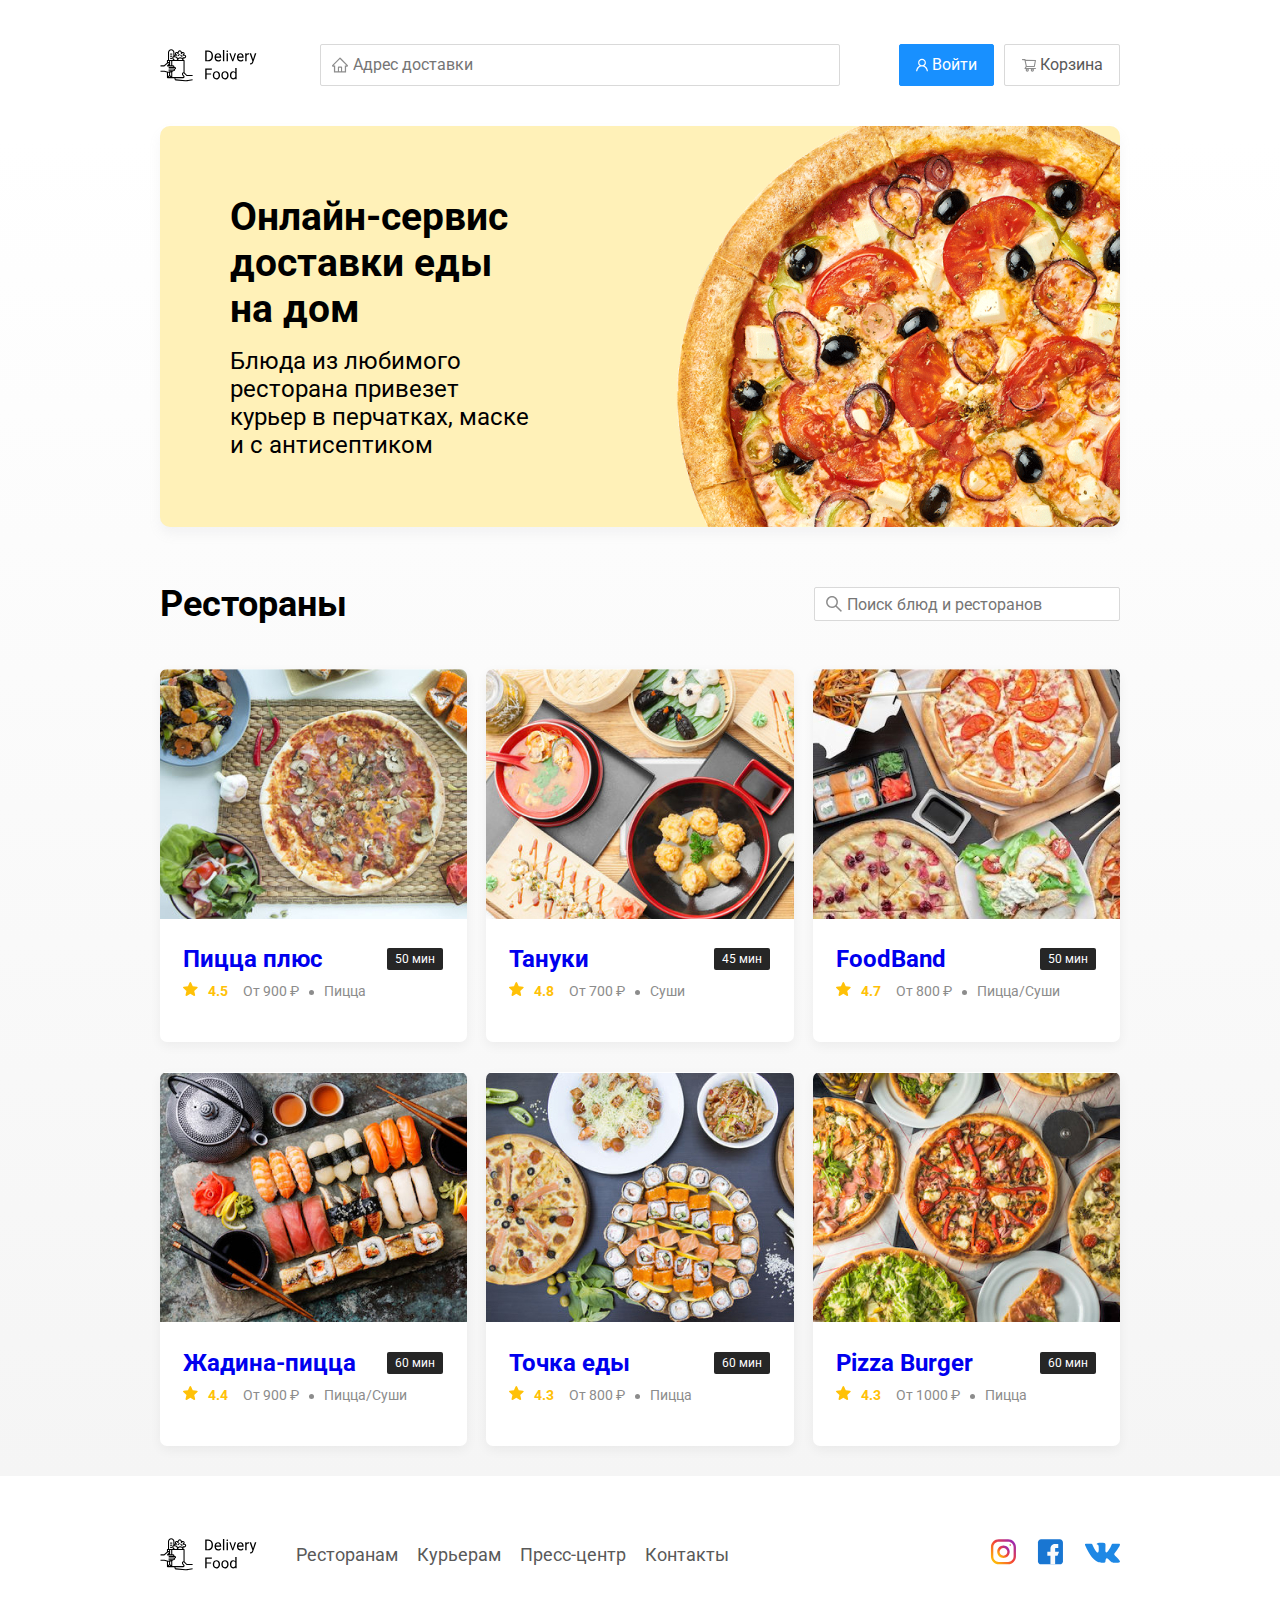
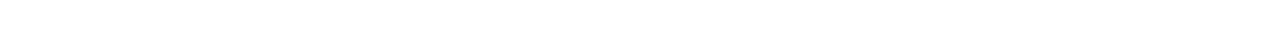
<file: index.html>
<!doctype html>
<html lang="ru">
<head>
    <meta charset="UTF-8">
    <meta name="viewport"
          content="width=device-width, user-scalable=no, initial-scale=1.0, maximum-scale=1.0, minimum-scale=1.0">
    <meta http-equiv="X-UA-Compatible" content="ie=edge">
    <title>Delivery Food - доставка еды на дом.</title>
    <link href="https://fonts.googleapis.com/css2?family=Roboto:wght@400;700&display=swap" rel="stylesheet">
    <link rel="stylesheet" href="css/normalize.css"/>
    <link rel="stylesheet" href="css/style.css"/>
</head>
<body>
<div class="container">
    <header class="header">
        <img src="img/logo.svg" alt="logo" class="logo">
        <input type="text" class="input input-address" placeholder="Адрес доставки">
        <div class="buttons">
            <button class="button button-primary">
                <img src="img/user.svg" alt="user" class="button-icon">
                <span class="button-text">Войти</span>
            </button>
            <button class="button">
                <img src="img/shopping-cart.svg" alt="shopping-cart" class="button-icon">
                <span class="button-text">Корзина</span>
            </button>
        </div>
    </header>
</div>

<main class="main">
    <div class="container">
        <section class="promo">
            <h1 class="promo-title">Онлайн-сервис <br/>доставки еды на дом</h1>
            <p class="promo-text">
                Блюда из любимого ресторана привезет курьер в перчатках, маске и с антисептиком
            </p>
        </section>

        <section class="restaurants">
            <div class="section-heading">
                <h2 class="section-title">Рестораны</h2>
                <input type="text" class="input input-search" placeholder="Поиск блюд и ресторанов">
            </div>
            <div class="cards">
                <a href="restaurant.html" class="card">
                    <img src="img/image1.jpg" alt="image" class="card-image">
                    <div class="card-text">
                        <div class="card-heading">
                            <h3 class="card-title">Пицца плюс</h3>
                            <span class="card-tag tag">50 мин</span>
                        </div>
                        <div class="card-info">
                            <div class="rating">
                                <img src="img/rating.svg" alt="rating" class="rating-star">
                                4.5
                            </div>
                            <div class="price">От 900 ₽</div>
                            <div class="category">Пицца</div>
                        </div>
                    </div>
                </a>

                <a href="restaurant.html" class="card">
                    <img src="img/image2.jpg" alt="image" class="card-image">
                    <div class="card-text">
                        <div class="card-heading">
                            <h3 class="card-title">Тануки</h3>
                            <span class="card-tag tag">45 мин</span>
                        </div>
                        <div class="card-info">
                            <div class="rating">
                                <img src="img/rating.svg" alt="rating" class="rating-star">
                                4.8
                            </div>
                            <div class="price">От 700 ₽</div>
                            <div class="category">Суши</div>
                        </div>
                    </div>
                </a>

                <a href="restaurant.html" class="card">
                    <img src="img/image3.jpg" alt="image" class="card-image">
                    <div class="card-text">
                        <div class="card-heading">
                            <h3 class="card-title">FoodBand</h3>
                            <span class="card-tag tag">50 мин</span>
                        </div>
                        <div class="card-info">
                            <div class="rating">
                                <img src="img/rating.svg" alt="rating" class="rating-star">
                                4.7
                            </div>
                            <div class="price">От 800 ₽</div>
                            <div class="category">Пицца/Суши</div>
                        </div>
                    </div>
                </a>

                <a href="restaurant.html" class="card">
                    <img src="img/image4.jpg" alt="image" class="card-image">
                    <div class="card-text">
                        <div class="card-heading">
                            <h3 class="card-title">Жадина-пицца</h3>
                            <span class="card-tag tag">60 мин</span>
                        </div>
                        <div class="card-info">
                            <div class="rating">
                                <img src="img/rating.svg" alt="rating" class="rating-star">
                                4.4
                            </div>
                            <div class="price">От 900 ₽</div>
                            <div class="category">Пицца/Суши</div>
                        </div>
                    </div>
                </a>

                <a href="restaurant.html" class="card">
                    <img src="img/image5.jpg" alt="image" class="card-image">
                    <div class="card-text">
                        <div class="card-heading">
                            <h3 class="card-title">Точка еды</h3>
                            <span class="card-tag tag">60 мин</span>
                        </div>
                        <div class="card-info">
                            <div class="rating">
                                <img src="img/rating.svg" alt="rating" class="rating-star">
                                4.3
                            </div>
                            <div class="price">От 800 ₽</div>
                            <div class="category">Пицца</div>
                        </div>
                    </div>
                </a>

                <a href="restaurant.html" class="card">
                    <img src="img/image6.jpg" alt="image" class="card-image">
                    <div class="card-text">
                        <div class="card-heading">
                            <h3 class="card-title">Pizza Burger</h3>
                            <span class="card-tag tag">60 мин</span>
                        </div>
                        <div class="card-info">
                            <div class="rating">
                                <img src="img/rating.svg" alt="rating" class="rating-star">
                                4.3
                            </div>
                            <div class="price">От 1000 ₽</div>
                            <div class="category">Пицца</div>
                        </div>
                    </div>
                </a>
            </div>
        </section>
    </div>
</main>

<footer class="footer">
    <div class="container">
        <div class="footer-block">
            <img src="img/logo.svg" alt="logo" class="logo footer-logo">
            <nav class="footer-nav">
                <a href="#" class="footer-link">Ресторанам</a>
                <a href="#" class="footer-link">Курьерам</a>
                <a href="#" class="footer-link">Пресс-центр</a>
                <a href="#" class="footer-link">Контакты</a>
            </nav>
            <div class="social-links">
                <a href="#" class="social-link"><img src="img/instagram.svg" alt="instagram"></a>
                <a href="#" class="social-link"><img src="img/facebook.svg" alt="facebook"></a>
                <a href="#" class="social-link"><img src="img/vk.svg" alt="VK"></a>
            </div>
        </div>
    </div>
</footer>
</body>
</html>
</file>
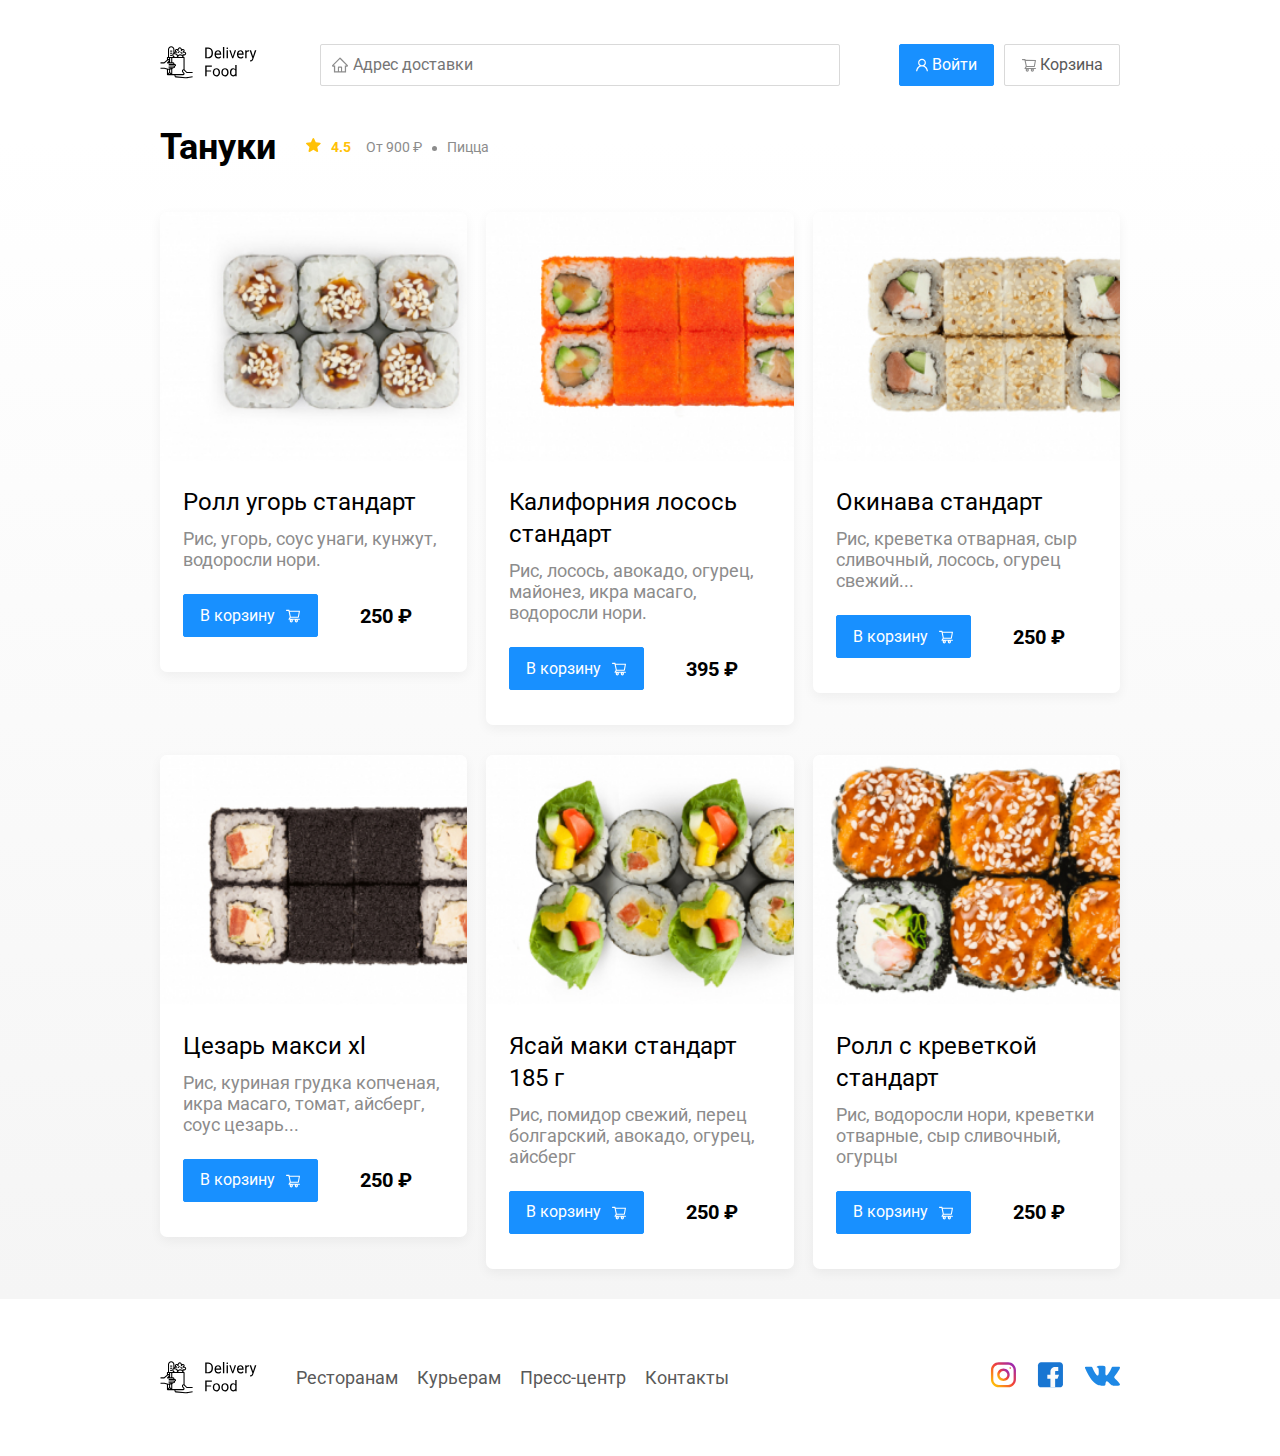
<file: restaurant.html>
<!doctype html>
<html lang="ru">
<head>
    <meta charset="UTF-8">
    <meta name="viewport"
          content="width=device-width, user-scalable=no, initial-scale=1.0, maximum-scale=1.0, minimum-scale=1.0">
    <meta http-equiv="X-UA-Compatible" content="ie=edge">
    <title>Тануки - доставка еды на дом.</title>
    <link href="https://fonts.googleapis.com/css2?family=Roboto:wght@400;700&display=swap" rel="stylesheet">
    <link rel="stylesheet" href="css/normalize.css"/>
    <link rel="stylesheet" href="css/style.css"/>
</head>
<body>
<div class="container">
    <header class="header">
        <a href="index.html" class="logo">
            <img src="img/logo.svg" alt="logo" class="logo">
        </a>
        <input type="text" class="input input-address" placeholder="Адрес доставки">
        <div class="buttons">
            <button class="button button-primary">
                <img src="img/user.svg" alt="user" class="button-icon">
                <span class="button-text">Войти</span>
            </button>
            <button class="button">
                <img src="img/shopping-cart.svg" alt="shopping-cart" class="button-icon">
                <span class="button-text">Корзина</span>
            </button>
        </div>
    </header>
</div>

<main class="main">
    <div class="container">
        <section class="restaurants">
            <div class="section-heading">
                <h2 class="section-title">Тануки</h2>
                <div class="card-info">
                    <div class="rating">
                        <img src="img/rating.svg" alt="rating" class="rating-star">
                        4.5
                    </div>
                    <div class="price">От 900 ₽</div>
                    <div class="category">Пицца</div>
                </div>
            </div>
            <div class="cards">
                <div class="card">
                    <img src="img/food1.jpg" alt="image" class="card-image">
                    <div class="card-text">
                        <div class="card-heading">
                            <h3 class="card-title card-title-reg">Ролл угорь стандарт</h3>
                        </div>
                        <div class="card-info">
                            <div class="ingredients">
                                Рис, угорь, соус унаги, кунжут, водоросли нори.
                            </div>
                        </div>
                        <div class="card-buttons">
                            <button class="button button-primary">
                                <span class="button-card-text">В корзину</span>
                                <img src="img/shopping-cart-white.svg" alt="shopping-cart" class="button-card-image">
                            </button>
                            <strong class="card-price-bold">250 ₽</strong>
                        </div>
                    </div>
                </div>

                <div class="card">
                    <img src="img/food2.jpg" alt="image" class="card-image">
                    <div class="card-text">
                        <div class="card-heading">
                            <h3 class="card-title card-title-reg">Калифорния лосось стандарт</h3>
                        </div>
                        <div class="card-info">
                            <div class="ingredients">
                                Рис, лосось, авокадо, огурец, майонез, икра масаго, водоросли нори.
                            </div>
                        </div>
                        <div class="card-buttons">
                            <button class="button button-primary">
                                <span class="button-card-text">В корзину</span>
                                <img src="img/shopping-cart-white.svg" alt="shopping-cart" class="button-card-image">
                            </button>
                            <strong class="card-price-bold">395 ₽</strong>
                        </div>
                    </div>
                </div>

                <div class="card">
                    <img src="img/food3.jpg" alt="image" class="card-image">
                    <div class="card-text">
                        <div class="card-heading">
                            <h3 class="card-title card-title-reg">Окинава стандарт</h3>
                        </div>
                        <div class="card-info">
                            <div class="ingredients">
                                Рис, креветка отварная, сыр сливочный, лосось, огурец свежий...
                            </div>
                        </div>
                        <div class="card-buttons">
                            <button class="button button-primary">
                                <span class="button-card-text">В корзину</span>
                                <img src="img/shopping-cart-white.svg" alt="shopping-cart" class="button-card-image">
                            </button>
                            <strong class="card-price-bold">250 ₽</strong>
                        </div>
                    </div>
                </div>

                <div class="card">
                    <img src="img/food4.jpg" alt="image" class="card-image">
                    <div class="card-text">
                        <div class="card-heading">
                            <h3 class="card-title card-title-reg">Цезарь макси xl</h3>
                        </div>
                        <div class="card-info">
                            <div class="ingredients">
                                Рис, куриная грудка копченая, икра масаго, томат, айсберг, соус цезарь...
                            </div>
                        </div>
                        <div class="card-buttons">
                            <button class="button button-primary">
                                <span class="button-card-text">В корзину</span>
                                <img src="img/shopping-cart-white.svg" alt="shopping-cart" class="button-card-image">
                            </button>
                            <strong class="card-price-bold">250 ₽</strong>
                        </div>
                    </div>
                </div>

                <div class="card">
                    <img src="img/food5.jpg" alt="image" class="card-image">
                    <div class="card-text">
                        <div class="card-heading">
                            <h3 class="card-title card-title-reg">Ясай маки стандарт 185 г</h3>
                        </div>
                        <div class="card-info">
                            <div class="ingredients">
                                Рис, помидор свежий, перец болгарский, авокадо, огурец, айсберг
                            </div>
                        </div>
                        <div class="card-buttons">
                            <button class="button button-primary">
                                <span class="button-card-text">В корзину</span>
                                <img src="img/shopping-cart-white.svg" alt="shopping-cart" class="button-card-image">
                            </button>
                            <strong class="card-price-bold">250 ₽</strong>
                        </div>
                    </div>
                </div>

                <div class="card">
                    <img src="img/food6.jpg" alt="image" class="card-image">
                    <div class="card-text">
                        <div class="card-heading">
                            <h3 class="card-title card-title-reg">Ролл с креветкой стандарт</h3>
                        </div>
                        <div class="card-info">
                            <div class="ingredients">
                                Рис, водоросли нори, креветки отварные, сыр сливочный, огурцы
                            </div>
                        </div>
                        <div class="card-buttons">
                            <button class="button button-primary">
                                <span class="button-card-text">В корзину</span>
                                <img src="img/shopping-cart-white.svg" alt="shopping-cart" class="button-card-image">
                            </button>
                            <strong class="card-price-bold">250 ₽</strong>
                        </div>
                    </div>
                </div>
            </div>
        </section>
    </div>
</main>

<footer class="footer">
    <div class="container">
        <div class="footer-block">
            <img src="img/logo.svg" alt="logo" class="logo footer-logo">
            <nav class="footer-nav">
                <a href="#" class="footer-link">Ресторанам</a>
                <a href="#" class="footer-link">Курьерам</a>
                <a href="#" class="footer-link">Пресс-центр</a>
                <a href="#" class="footer-link">Контакты</a>
            </nav>
            <div class="social-links">
                <a href="#" class="social-link"><img src="img/instagram.svg" alt="instagram"></a>
                <a href="#" class="social-link"><img src="img/facebook.svg" alt="facebook"></a>
                <a href="#" class="social-link"><img src="img/vk.svg" alt="VK"></a>
            </div>
        </div>
    </div>
</footer>
</body>
</html>
</file>
<file: css/style.css>
* {
    box-sizing: border-box;
}

body {
    font-family: 'Roboto', sans-serif;
    padding-top: 44px;
}

.container {
    max-width: 1200px;
    margin: auto;
}

.header {
    display: flex;
    align-items: center;
    justify-content: space-between;
    margin-bottom: 40px;
}

.input {
    background: #FFFFFF no-repeat left 10px center;
    border: 1px solid #D9D9D9;
    border-radius: 2px;
    background-size: 18px;
    font-size: 16px;
    line-height: 24px;
    padding-left: 32px;
    padding-right: 12px;
}

.input-address {
    flex: 0.8;
    background-image: url(../img/home.svg);
    padding-top: 8px;
    padding-bottom: 8px;
}

.input-search {
    margin-left: auto;
    width: 306px;
    height: 34px;
    background-image: url(../img/search.svg);
    padding-top: 5px;
    padding-bottom: 5px;
}

.buttons {
    display: flex;
    align-items: center;
}

.button {
    display: flex;
    align-items: center;
    padding: 8px 16px;
    background: #FFFFFF;
    border: 1px solid #D9D9D9;
    box-shadow: 0 0 2px rgba(0, 0, 0, 0.0015);
    border-radius: 2px;
    color: #595959;
    font-size: 16px;
    line-height: 24px;
}

.button-primary {
    background: #1890FF;
    border: 1px solid #1890FF;
    color: #FFFFFF;
    margin-right: 10px;
}

.button-icon {
    margin-right: 4px;
}

.button-card-text {
    margin-right: 10px;
}

.promo {
    box-shadow: 0 7px 12px rgba(158, 158, 163, 0.1);
    background: #FFF1B8 url(../img/promo-image.jpeg) no-repeat top -100px right -300px / 1000px;
    border-radius: 10px;
    padding: 68px 590px 68px 70px;
    margin-bottom: 56px;
}

.promo-title {
    margin: 0;
    font-size: 39px;
    line-height: 46px;
}

.promo-text {
    margin: 15px 0 0 0;
    font-size: 24px;
    line-height: 28px;
}

.main {
    background: linear-gradient(180deg, rgba(245, 245, 245, 0) 1.04%, #F5F5F5 100%);
}

.section-heading {
    display: flex;
    align-items: center;
    margin-bottom: 44px;
}

.section-title {
    font-style: normal;
    font-weight: bold;
    font-size: 36px;
    line-height: 42px;
    margin: 0 30px 0 0;
}

.cards {
    display: flex;
    align-items: flex-start;
    justify-content: space-between;
    flex-wrap: wrap;
}

.card {
    background: #FFFFFF;
    box-shadow: 0 4px 12px rgba(0, 0, 0, 0.05);
    border-radius: 7px;
    overflow: hidden;
    margin-bottom: 30px;
    flex-basis: 32%;
    text-decoration: none;
}

.card-image {
    width: 384px;
    height: 250px;
    object-fit: cover;
}

.card-text {
    padding: 20px 24px 35px 23px;
}

.card-heading {
    display: flex;
    align-items: center;
    justify-content: space-between;
}

.card-title {
    margin: 0;
    font-size: 24px;
    line-height: 32px;
}

.card-title-reg {
    font-weight: 400;
}

.card-tag {
    padding: 1px 8px;
    background: #262626;
    border-radius: 2px;
    color: #FFFFFF;
    font-style: normal;
    font-weight: normal;
    font-size: 12px;
    line-height: 20px;
}

.card-info {
    display: flex;
    align-items: center;
    flex-wrap: wrap;
}

.card-buttons {
    display: flex;
    align-items: center;
    margin-top: 24px;
}

.card-price-bold {
    margin-left: 32px;
    font-size: 20px;
    line-height: 32px;
}

.rating {
    margin-right: 26px;
    color: #FFC107;
    font-style: normal;
    font-weight: bold;
    font-size: 18px;
    line-height: 32px;
}

.rating-star {
    margin-right: 7px;
    color: #FFC107;
}

.price, .category {
    color: #8C8C8C;
    font-style: normal;
    font-weight: normal;
    font-size: 18px;
    line-height: 32px;
}

.price {
    margin-right: 10px;
}

.ingredients {
    margin-top: 10px;
    color: #8C8C8C;
    font-size: 18px;
    line-height: 21px;
}

.category {
    text-overflow: ellipsis;
    overflow: hidden;
    white-space: nowrap;
    max-width: 150px;
}

.price:after {
    content: "";
    width: 5px;
    height: 5px;
    background-color: #8C8C8C;
    display: inline-block;
    vertical-align: middle;
    border-radius: 50%;
    margin-left: 10px;
}

.footer {
    padding: 60px 0;
}

.footer-block {
    display: flex;
    align-items: center;
    justify-content: space-between;
}

.footer-nav {
    margin-right: auto;
    margin-left: 35px;
}

.footer-link {
    display: inline-block;
    color: #595959;
    text-decoration: none;
    font-style: normal;
    font-weight: normal;
    font-size: 18px;
    line-height: 21px;
}

.footer-link:not(:last-child) {
    margin-right: 15px;
}

.social-links {
    display: flex;
    align-items: center;
}

.social-link:not(:last-child) {
    margin-right: 21px;
}

@media (max-width: 1366px) {
    .container {
        max-width: 960px;
    }

    .promo {
        background-size: 900px;
        background-position: right -300px top -30px;
    }

    .rating {
        margin-right: 15px;
        font-size: 14px;
    }

    .category, .price {
        font-size: 14px;
    }
}

@media (max-width: 992px) {
    .container {
        max-width: 750px;
    }

    .promo {
        padding: 50px;
        background-size: 500px;
        background-position: center right -200px;
    }

    .promo-text {
        font-size: 18px;
        max-width: 400px;
    }

    .card {
        flex-basis: 49%;
    }

    .footer-link {
        font-size: 16px;
    }
}

@media (max-width: 768px) {
    .container {
        max-width: 560px;
    }

    .card-title {
        font-size: 20px;
    }

    .card-info {
        flex-wrap: wrap;
    }

    .card .rating {
        flex-basis: 100%;
    }

    .promo {
        background-size: 400px;
        background-position: center right -150px;
    }

    .promo-title {
        font-size: 24px;
        line-height: 1.4;
    }

    .promo-text {
        max-width: 330px;
        font-size: 15px;
        line-height: 1.4;
    }
}

@media (max-width: 578px) {
    .container {
        width: 90%;
    }

    .header {
        flex-wrap: wrap;
    }

    .input-address {
        margin-top: 15px;
        order: 5;
        flex: 1;
    }

    .promo {
        background-image: none;
    }

    .promo-title {
        margin-bottom: 10px;
    }

    .section-title {
        font-size: 20px;
    }

    .card {
        flex-basis: 100%;
    }

    .card-image {
        width: 100%;
    }

    .footer {
        padding: 30px 0;
    }

    .footer-nav {
        margin-left: 0;
        margin-right: 0;
        order: 0;
        display: flex;
        flex-direction: column;
    }

    .footer-logo {
        margin-right: 15px;
        order: 1;
    }

    .social-links {
        order: 2;
    }

    .social-link:not(:last-child) {
        margin-right: 15px;
    }
}

@media (max-width: 480px) {
    body {
        padding-top: 20px;
    }

    .logo {
        margin-bottom: 10px;
    }

    .header {
        margin-bottom: 20px;
    }

    .promo {
        padding: 20px;
        margin-bottom: 20px;
    }

    .section-heading {
        flex-wrap: wrap;
        margin-bottom: 20px;
    }

    .footer-block {
        flex-wrap: wrap;
        flex-direction: column;
        align-items: center;
    }

    .footer-logo {
        order: 0;
        margin: 0 0 20px;
    }

    .footer-nav {
        margin-bottom: 20px;
        text-align: center;
    }

    .footer-link:not(:last-child) {
        margin-right: 0;
    }
}
</file>
